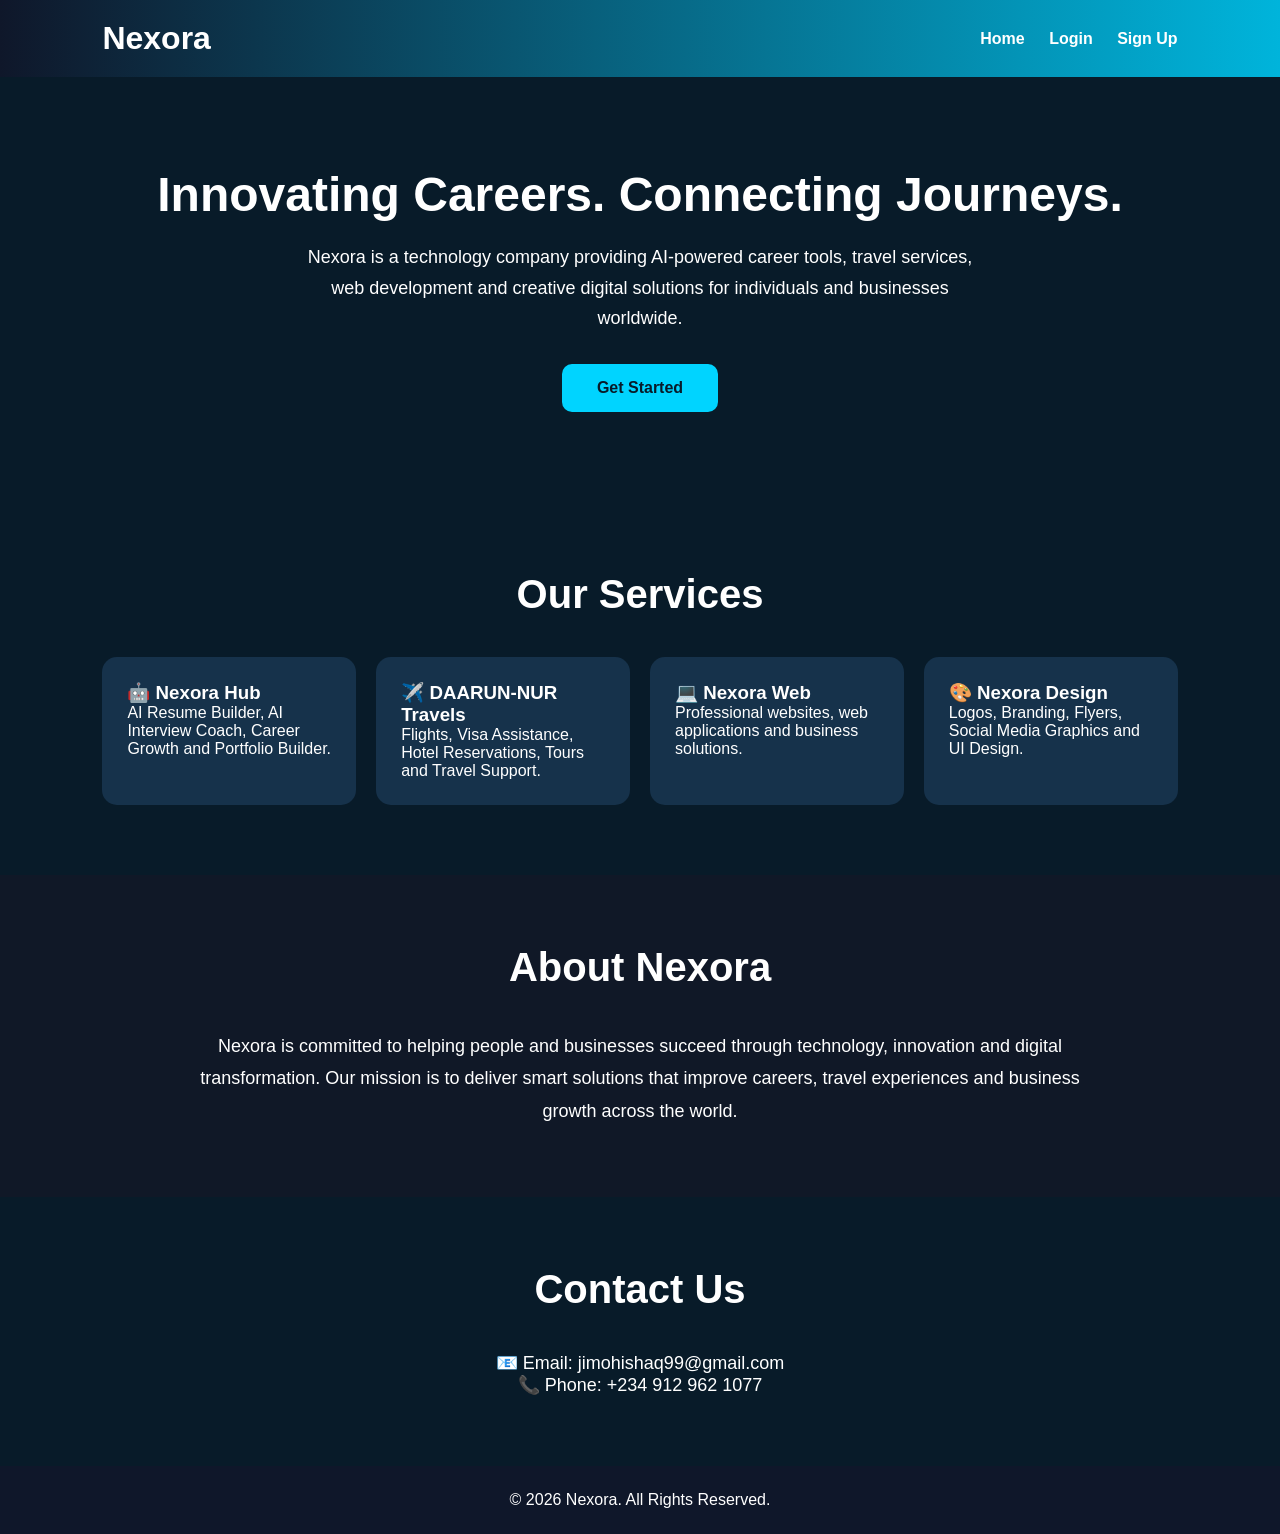
<file: index.html>
<!DOCTYPE html>
<html lang="en">
<head>

<meta charset="UTF-8">

<meta name="viewport" content="width=device-width, initial-scale=1.0">

<title>Nexora</title>

<style>

*{
margin:0;
padding:0;
box-sizing:border-box;
font-family:Arial,Helvetica,sans-serif;
}

body{
background:#081b29;
color:white;
}

header{
display:flex;
justify-content:space-between;
align-items:center;
padding:20px 8%;
background:linear-gradient(90deg,#0f172a,#00b4db);
}

header h1{
font-size:32px;
}

nav a{
color:white;
text-decoration:none;
margin-left:20px;
font-weight:bold;
}

.hero{
text-align:center;
padding:90px 20px;
}

.hero h2{
font-size:48px;
margin-bottom:20px;
}

.hero p{
max-width:700px;
margin:auto;
font-size:18px;
line-height:1.7;
}

.btn{
display:inline-block;
margin-top:30px;
padding:15px 35px;
background:#00d4ff;
color:#081b29;
font-weight:bold;
text-decoration:none;
border-radius:10px;
}

.section{
padding:70px 8%;
}

.section h2{
text-align:center;
margin-bottom:40px;
font-size:40px;
}

.grid{
display:grid;
grid-template-columns:repeat(auto-fit,minmax(250px,1fr));
gap:20px;
}

.card{
background:#16324b;
padding:25px;
border-radius:15px;
transition:.3s;
}

.card:hover{
transform:translateY(-8px);
}

footer{
background:#0f172a;
text-align:center;
padding:25px;
}

</style>

</head>

<body>

<header>

<h1>Nexora</h1>

<nav>

<a href="index.html">Home</a>

<a href="login.html">Login</a>

<a href="signup.html">Sign Up</a>

</nav>

</header>

<section class="hero">

<h2>Innovating Careers. Connecting Journeys.</h2>

<p>Nexora is a technology company providing AI-powered career tools, travel services, web development and creative digital solutions for individuals and businesses worldwide.</p>

<a href="login.html" class="btn">Get Started</a>

</section>

<section class="section">

<h2>Our Services</h2>

<div class="grid"><div class="card">

<h3>🤖 Nexora Hub</h3>

<p>AI Resume Builder, AI Interview Coach, Career Growth and Portfolio Builder.</p>

</div>

<div class="card">

<h3>✈️ DAARUN-NUR Travels</h3>

<p>Flights, Visa Assistance, Hotel Reservations, Tours and Travel Support.</p>

</div>

<div class="card">

<h3>💻 Nexora Web</h3>

<p>Professional websites, web applications and business solutions.</p>

</div>

<div class="card">

<h3>🎨 Nexora Design</h3>

<p>Logos, Branding, Flyers, Social Media Graphics and UI Design.</p>

</div>

</div>

</section>

<section class="section" style="background:#101827;">

<h2>About Nexora</h2>

<p style="text-align:center;max-width:900px;margin:auto;font-size:18px;line-height:1.8;">

Nexora is committed to helping people and businesses succeed through technology, innovation and digital transformation. Our mission is to deliver smart solutions that improve careers, travel experiences and business growth across the world.

</p>

</section>

<section class="section">

<h2>Contact Us</h2>

<p style="text-align:center;font-size:18px;">
📧 Email: jimohishaq99@gmail.com
</p>

<p style="text-align:center;font-size:18px;">
📞 Phone: +234 912 962 1077
</p>

</section>

<footer>

<p>&copy; 2026 Nexora. All Rights Reserved.</p>

</footer>

</body>

</html>
</file>
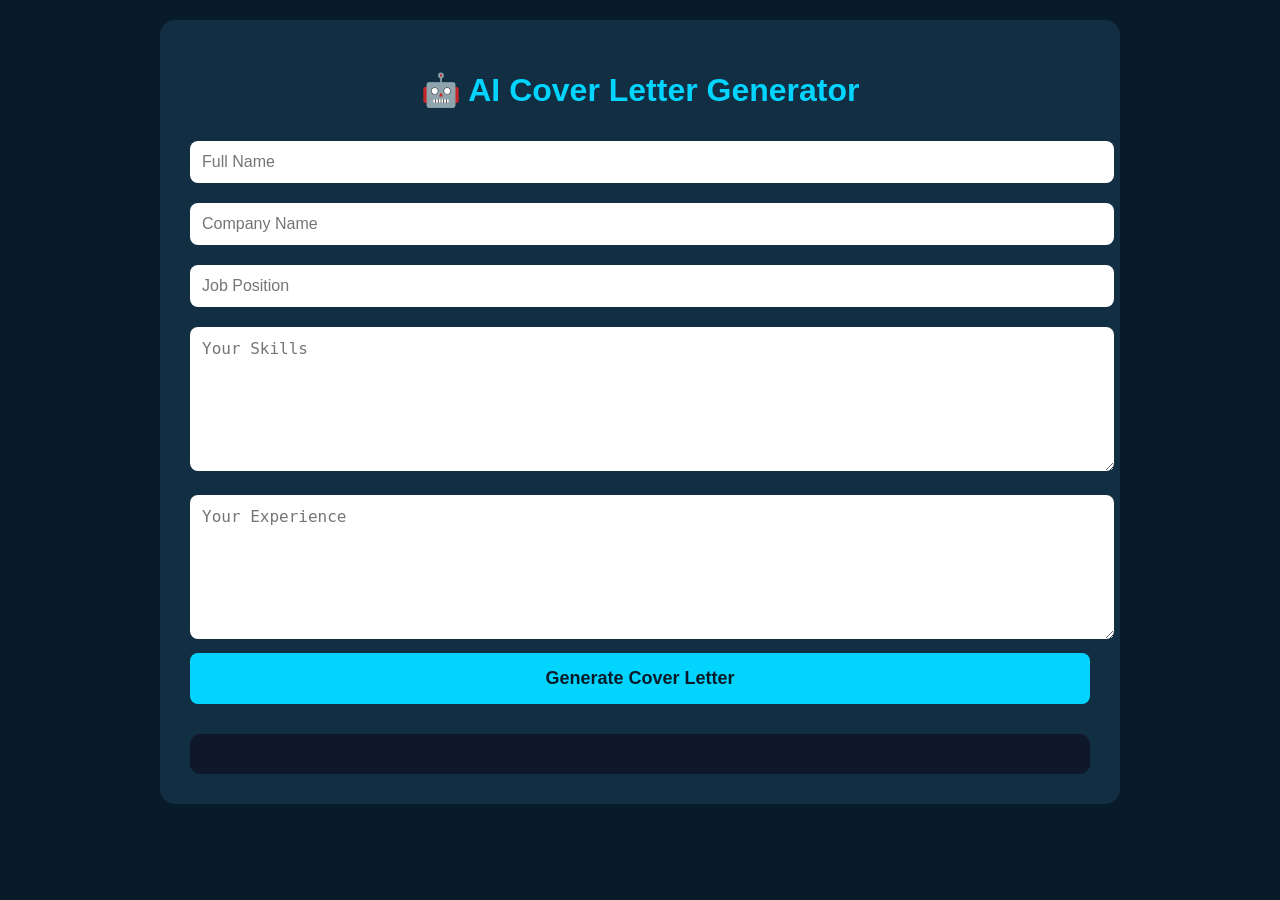
<file: coverletter.html>
<!DOCTYPE html>
<html lang="en">
<head>
<meta charset="UTF-8">
<meta name="viewport" content="width=device-width, initial-scale=1.0">
<title>AI Cover Letter Generator | Nexora</title>

<style>
body{
font-family:Arial,sans-serif;
background:#081b29;
color:white;
margin:0;
padding:20px;
}

.container{
max-width:900px;
margin:auto;
background:#112e42;
padding:30px;
border-radius:15px;
}

h1{
text-align:center;
color:#00d4ff;
}

input,textarea{
width:100%;
padding:12px;
margin:10px 0;
border:none;
border-radius:8px;
font-size:16px;
}

textarea{
height:120px;
}

button{
width:100%;
padding:15px;
background:#00d4ff;
color:#081b29;
border:none;
border-radius:8px;
font-size:18px;
font-weight:bold;
cursor:pointer;
}

#result{
margin-top:30px;
padding:20px;
background:#0f172a;
border-radius:10px;
white-space:pre-wrap;
}
</style>

</head>

<body>

<div class="container">

<h1>🤖 AI Cover Letter Generator</h1>

<input type="text" id="name" placeholder="Full Name">

<input type="text" id="company" placeholder="Company Name">

<input type="text" id="position" placeholder="Job Position">

<textarea id="skills" placeholder="Your Skills"></textarea>

<textarea id="experience" placeholder="Your Experience"></textarea>

<button onclick="generateLetter()">Generate Cover Letter</button>

<div id="result"></div>

</div>

<script>

function generateLetter(){

const name=document.getElementById("name").value;
const company=document.getElementById("company").value;
const position=document.getElementById("position").value;
const skills=document.getElementById("skills").value;
const experience=document.getElementById("experience").value;

document.getElementById("result").innerHTML=`

<h2>Cover Letter</h2>

<p>Dear Hiring Manager,</p>

<p>I am writing to express my interest in the <strong>${position}</strong> position at <strong>${company}</strong>. My background and skills make me a strong candidate for this opportunity.</p>

<p>I have experience in ${experience}. My key skills include ${skills}, and I am eager to contribute these abilities to your organization.</p>

<p>I am enthusiastic about the opportunity to join your team and would welcome the chance to discuss how I can contribute to your company's success.</p>

<p>Thank you for your time and consideration.</p>

<p>Sincerely,</p>

<p><strong>${name}</strong></p>

`;

}

</script>

</body>
</html>
</file>
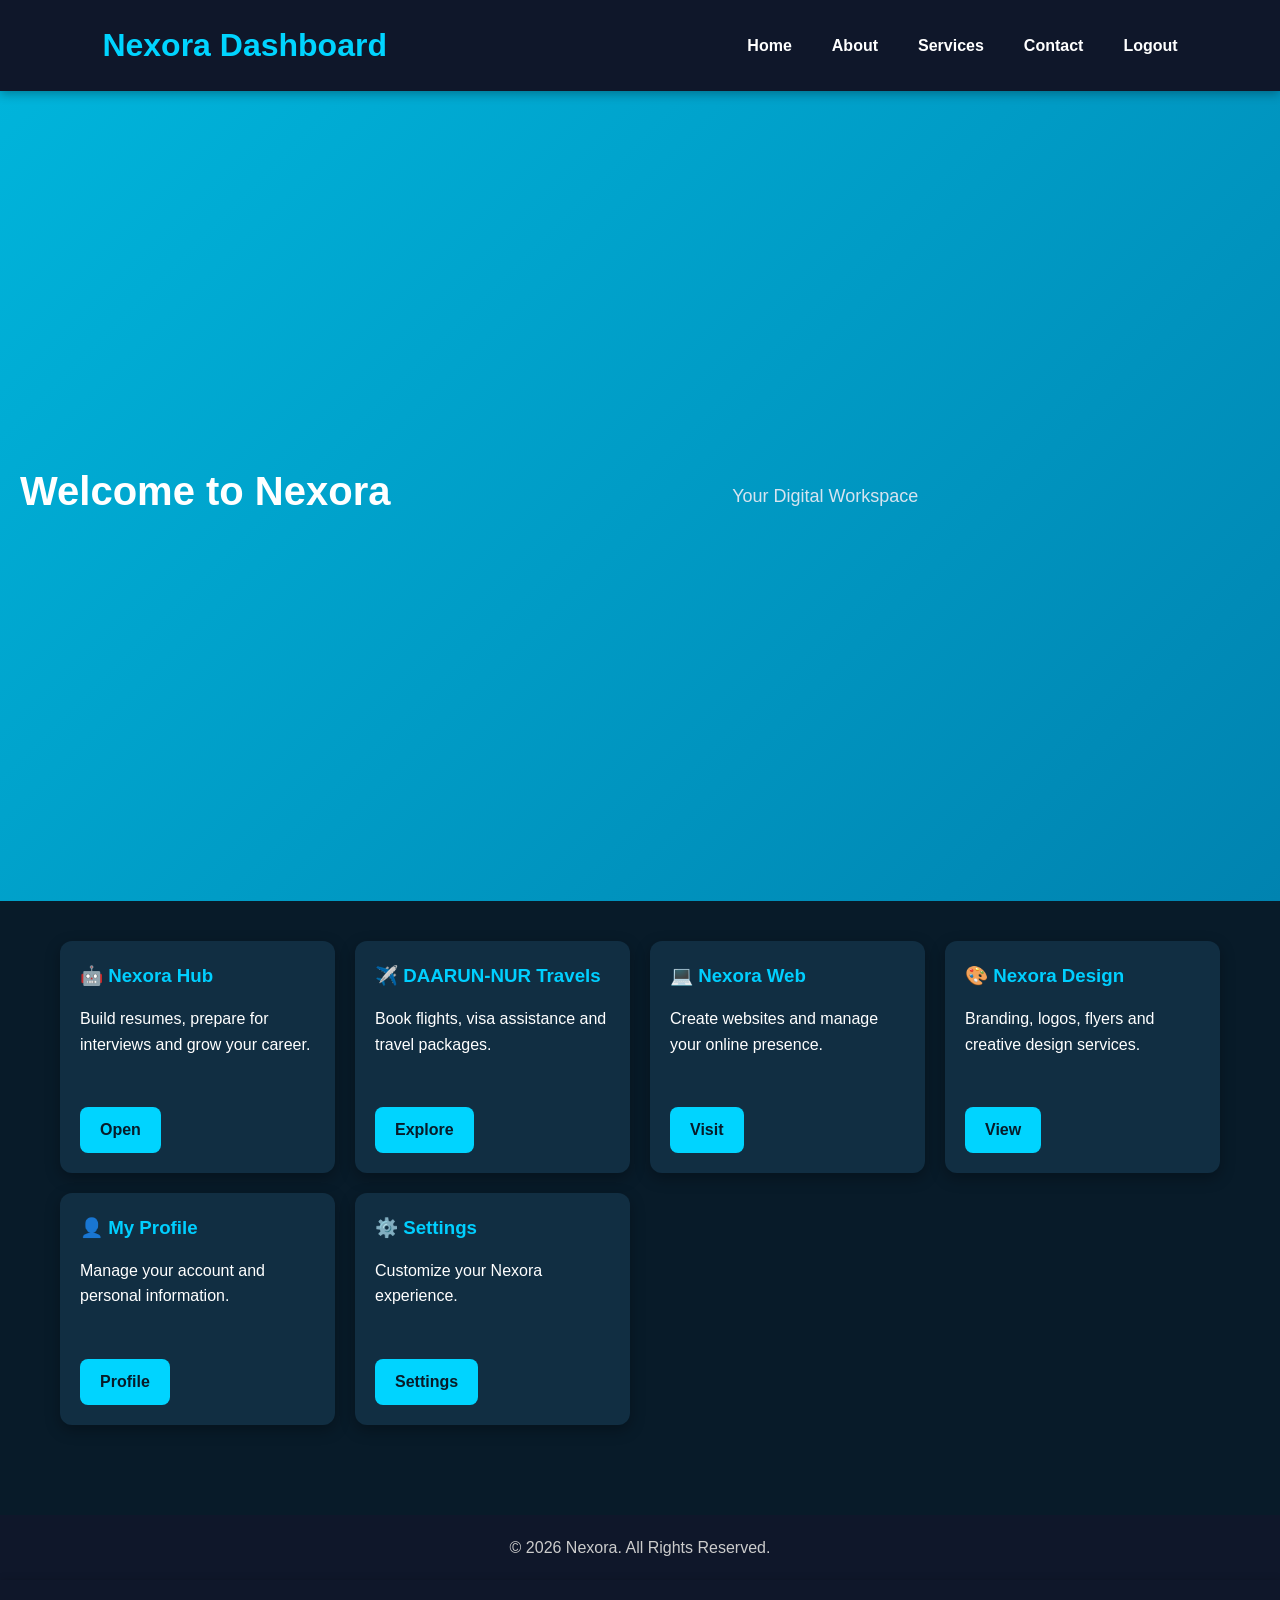
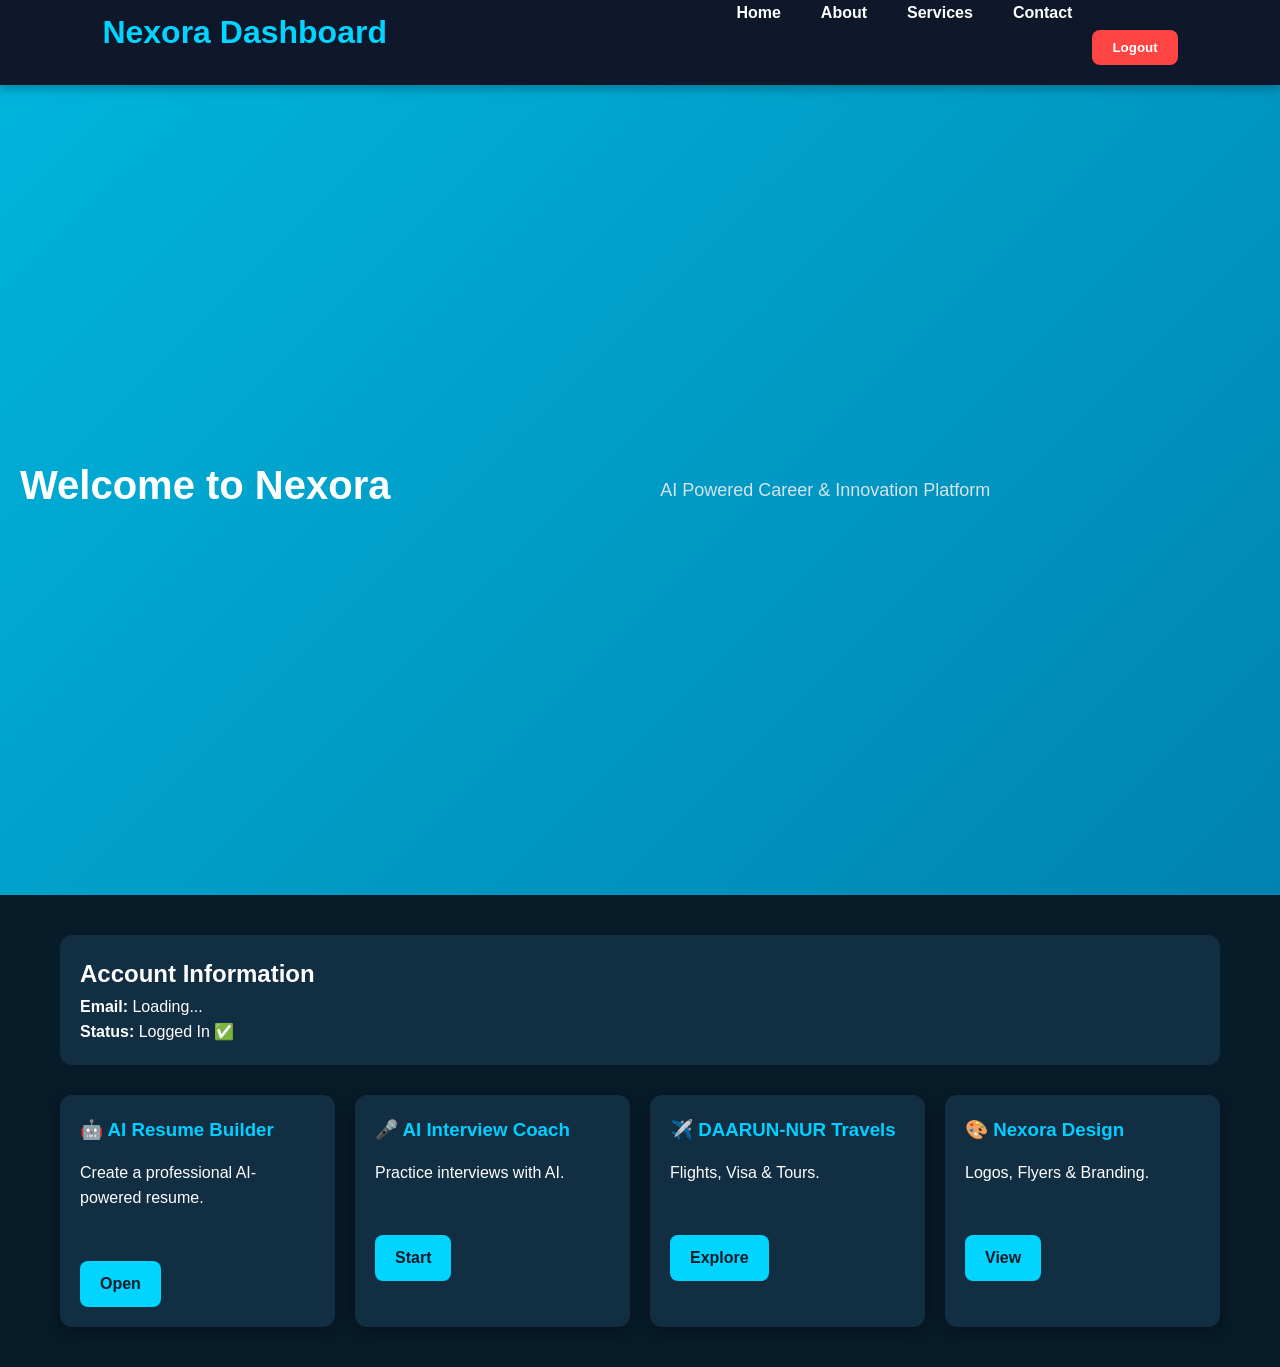
<file: dashboard.html>
<!DOCTYPE html>
<html lang="en">
<head>
<meta charset="UTF-8">
<meta name="viewport" content="width=device-width, initial-scale=1.0">
<title>Nexora Dashboard</title>

<style>
*{
margin:0;
padding:0;
box-sizing:border-box;
font-family:Arial,sans-serif;
}

body{
background:#081b29;
color:#fff;
}

header{
background:#0f172a;
padding:20px;
display:flex;
justify-content:space-between;
align-items:center;
}

header h1{
color:#00d4ff;
}

nav a{
color:white;
text-decoration:none;
margin-left:20px;
font-weight:bold;
}

.hero{
background:linear-gradient(135deg,#00b4db,#0083b0);
padding:40px;
text-align:center;
}

.hero h2{
font-size:36px;
margin-bottom:10px;
}

.hero p{
font-size:18px;
}

.container{
padding:40px 20px;
max-width:1200px;
margin:auto;
}

.grid{
display:grid;
grid-template-columns:repeat(auto-fit,minmax(250px,1fr));
gap:20px;
}

.card{
background:#112e42;
padding:25px;
border-radius:15px;
transition:0.3s;
}

.card:hover{
transform:translateY(-8px);
background:#00b4db;
}

.card h3{
margin-bottom:15px;
}

.card p{
margin-bottom:20px;
}

.btn{
display:inline-block;
padding:10px 20px;
background:white;
color:#0083b0;
text-decoration:none;
border-radius:8px;
font-weight:bold;
}

footer{
background:#0f172a;
text-align:center;
padding:20px;
margin-top:40px;
}
</style>

</head>

<body>

<header>

<h1>Nexora Dashboard</h1>

<nav>
<a href="index.html">Home</a>
<a href="about.html">About</a>
<a href="services.html">Services</a>
<a href="contact.html">Contact</a>
<a href="login.html">Logout</a>
</nav>

</header>

<section class="hero">

<h2>Welcome to Nexora</h2>

<p>Your Digital Workspace</p>

</section>

<div class="container">

<div class="grid">

<div class="card">
<h3>🤖 Nexora Hub</h3>
<p>Build resumes, prepare for interviews and grow your career.</p>
<a href="#" class="btn">Open</a>
</div>

<div class="card">
<h3>✈️ DAARUN-NUR Travels</h3>
<p>Book flights, visa assistance and travel packages.</p>
<a href="#" class="btn">Explore</a>
</div>

<div class="card">
<h3>💻 Nexora Web</h3>
<p>Create websites and manage your online presence.</p>
<a href="#" class="btn">Visit</a>
</div>

<div class="card">
<h3>🎨 Nexora Design</h3>
<p>Branding, logos, flyers and creative design services.</p>
<a href="#" class="btn">View</a>
</div>

<div class="card">
<h3>👤 My Profile</h3>
<p>Manage your account and personal information.</p>
<a href="#" class="btn">Profile</a>
</div>

<div class="card">
<h3>⚙️ Settings</h3>
<p>Customize your Nexora experience.</p>
<a href="#" class="btn">Settings</a>
</div>

</div>

</div>

<footer>

<p>© 2026 Nexora. All Rights Reserved.</p>

</footer>

</body>
</html>
<!DOCTYPE html>
<html lang="en">
<head>
<meta charset="UTF-8">
<meta name="viewport" content="width=device-width, initial-scale=1.0">
<title>Nexora Dashboard</title>

<link rel="stylesheet" href="style.css">

<style>

body{
background:#081b29;
color:white;
font-family:Arial,Helvetica,sans-serif;
margin:0;
}

header{
background:#0f172a;
display:flex;
justify-content:space-between;
align-items:center;
padding:20px 8%;
}

header h1{
color:#00d4ff;
margin:0;
}

nav a{
color:white;
text-decoration:none;
margin-left:20px;
font-weight:bold;
}

.hero{
text-align:center;
padding:60px 20px;
background:linear-gradient(135deg,#00b4db,#0083b0);
}

.hero h2{
font-size:40px;
margin-bottom:10px;
}

.hero p{
font-size:18px;
}

.container{
max-width:1200px;
margin:auto;
padding:40px 20px;
}

.user-box{
background:#112e42;
padding:20px;
border-radius:12px;
margin-bottom:30px;
}

.grid{
display:grid;
grid-template-columns:repeat(auto-fit,minmax(250px,1fr));
gap:20px;
}

.card{
background:#112e42;
padding:20px;
border-radius:12px;
transition:.3s;
}

.card:hover{
transform:translateY(-8px);
}

.btn{
display:inline-block;
padding:10px 20px;
background:#00d4ff;
color:#081b29;
text-decoration:none;
border-radius:8px;
font-weight:bold;
border:none;
cursor:pointer;
}

.logout{
background:#ff4444;
color:white;
}

footer{
background:#0f172a;
padding:20px;
text-align:center;
margin-top:50px;
}

</style>
</head>

<body>

<header>

<h1>Nexora Dashboard</h1>

<nav>
<a href="index.html">Home</a>
<a href="about.html">About</a>
<a href="services.html">Services</a>
<a href="contact.html">Contact</a>
<button class="btn logout" id="logoutBtn">Logout</button>
</nav>

</header>

<section class="hero">

<h2>Welcome to Nexora</h2>

<p>AI Powered Career & Innovation Platform</p>

</section>

<div class="container">

<div class="user-box">

<h2>Account Information</h2>

<p><strong>Email:</strong> <span id="userEmail">Loading...</span></p>

<p><strong>Status:</strong> Logged In ✅</p>

</div>

<div class="grid">

<div class="card">
<h3>🤖 AI Resume Builder</h3>
<p>Create a professional AI-powered resume.</p>
<a href="#" class="btn">Open</a>
</div>

<div class="card">
<h3>🎤 AI Interview Coach</h3>
<p>Practice interviews with AI.</p>
<a href="#" class="btn">Start</a>
</div>

<div class="card">
<h3>✈️ DAARUN-NUR Travels</h3>
<p>Flights, Visa & Tours.</p>
<a href="#" class="btn">Explore</a>
</div>

<div class="card">
<h3>🎨 Nexora Design</h3>
<p>Logos, Flyers & Branding.</p>
<a href="#" class="btn">View</a>
</div>
</file>
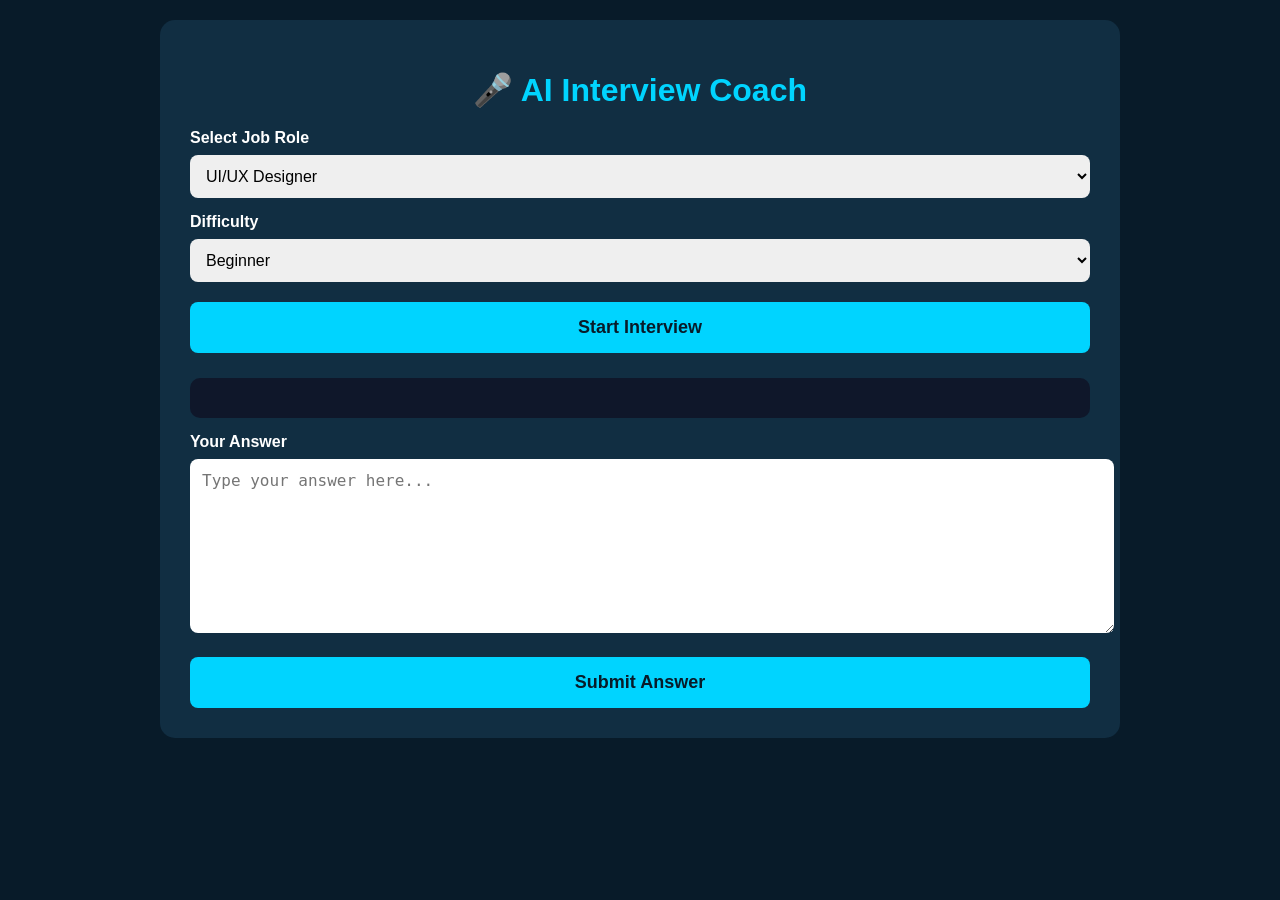
<file: interview.html>
<!DOCTYPE html>
<html lang="en">
<head>
<meta charset="UTF-8">
<meta name="viewport" content="width=device-width, initial-scale=1.0">
<title>AI Interview Coach | Nexora</title>

<style>
body{
font-family:Arial,sans-serif;
background:#081b29;
color:white;
margin:0;
padding:20px;
}

.container{
max-width:900px;
margin:auto;
background:#112e42;
padding:30px;
border-radius:15px;
}

h1{
text-align:center;
color:#00d4ff;
margin-bottom:20px;
}

label{
display:block;
margin-top:15px;
font-weight:bold;
}

select,textarea{
width:100%;
padding:12px;
margin-top:8px;
border:none;
border-radius:8px;
font-size:16px;
}

textarea{
height:150px;
resize:vertical;
}

button{
margin-top:20px;
width:100%;
padding:15px;
background:#00d4ff;
color:#081b29;
font-size:18px;
font-weight:bold;
border:none;
border-radius:8px;
cursor:pointer;
}

button:hover{
opacity:.9;
}

#question{
margin-top:25px;
padding:20px;
background:#0f172a;
border-radius:10px;
font-size:18px;
}
</style>
</head>

<body>

<div class="container">

<h1>🎤 AI Interview Coach</h1>

<label>Select Job Role</label>

<select id="role">
<option>UI/UX Designer</option>
<option>Frontend Developer</option>
<option>Backend Developer</option>
<option>Graphic Designer</option>
<option>Data Analyst</option>
<option>Software Engineer</option>
</select>

<label>Difficulty</label>

<select id="level">
<option>Beginner</option>
<option>Intermediate</option>
<option>Advanced</option>
</select>

<button onclick="startInterview()">Start Interview</button>

<div id="question"></div>

<label>Your Answer</label>

<textarea placeholder="Type your answer here..."></textarea>

<button>Submit Answer</button>

</div>

<script>

function startInterview(){

const role=document.getElementById("role").value;

const questions={

"UI/UX Designer":"How would you improve the user experience of an online shopping app?",

"Frontend Developer":"Explain the difference between HTML, CSS and JavaScript.",

"Backend
</file>
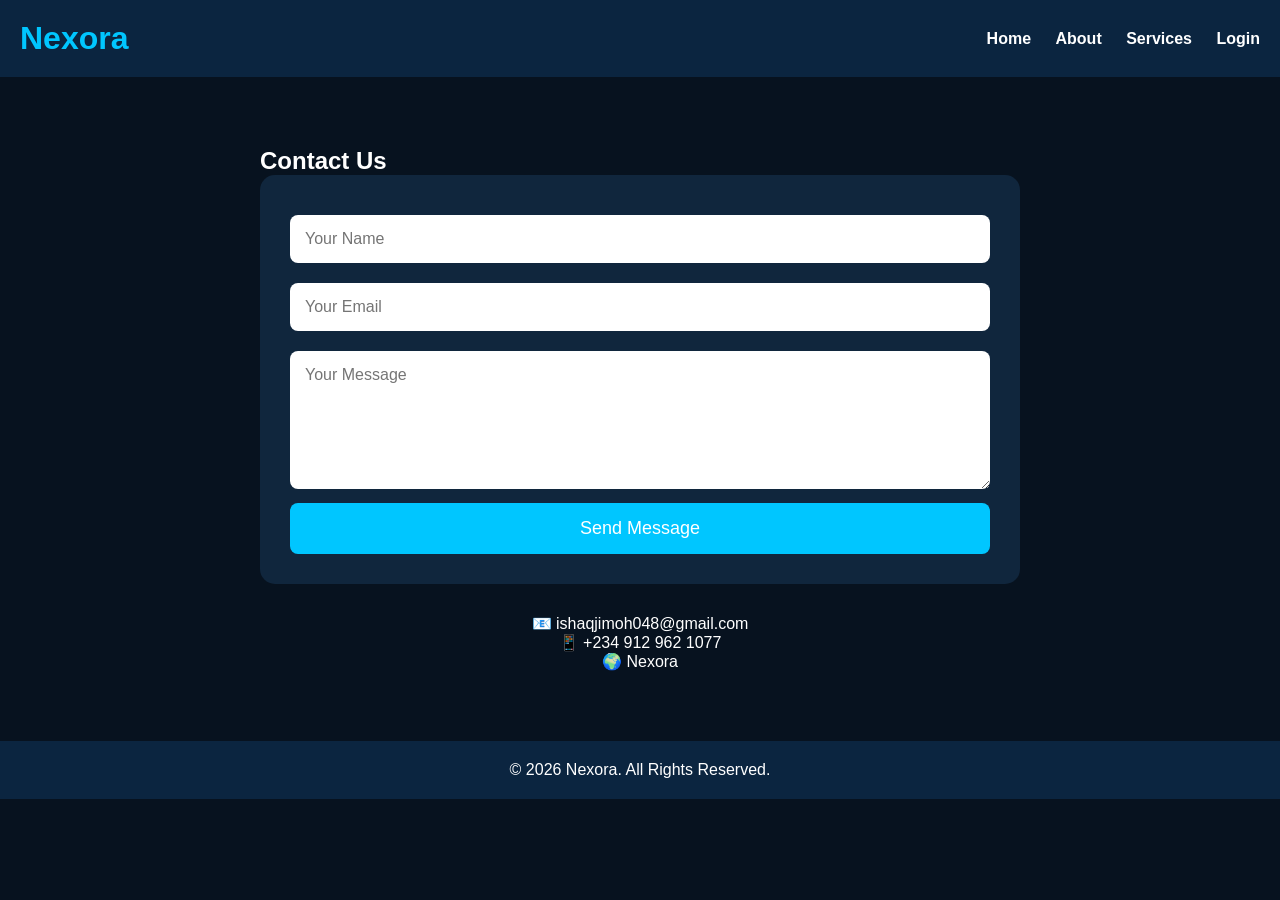
<file: services.html>
<!DOCTYPE html>
<html lang="en">
<head>
<meta charset="UTF-8">
<meta name="viewport" content="width=device-width, initial-scale=1.0">
<title>Contact - Nexora</title>

<style>
*{
margin:0;
padding:0;
box-sizing:border-box;
font-family:Arial,sans-serif;
}

body{
background:#07121f;
color:white;
}

header{
background:#0b2540;
padding:20px;
display:flex;
justify-content:space-between;
align-items:center;
}

header h1{
color:#00c6ff;
}

nav a{
color:white;
text-decoration:none;
margin-left:20px;
font-weight:bold;
}

.container{
max-width:800px;
margin:50px auto;
padding:20px;
}

form{
background:#10263d;
padding:30px;
border-radius:15px;
}

input, textarea{
width:100%;
padding:15px;
margin:10px 0;
border:none;
border-radius:8px;
font-size:16px;
}

button{
width:100%;
padding:15px;
background:#00c6ff;
color:white;
border:none;
border-radius:8px;
font-size:18px;
cursor:pointer;
}

button:hover{
background:#0099cc;
}

.info{
margin-top:30px;
text-align:center;
}

footer{
margin-top:50px;
background:#0b2540;
padding:20px;
text-align:center;
}
</style>

</head>

<body>

<header>

<h1>Nexora</h1>

<nav>
<a href="index.html">Home</a>
<a href="about.html">About</a>
<a href="services.html">Services</a>
<a href="login.html">Login</a>
</nav>

</header>

<div class="container">

<h2>Contact Us</h2>

<form>

<input type="text" placeholder="Your Name">

<input type="email" placeholder="Your Email">

<textarea rows="6" placeholder="Your Message"></textarea>

<button type="submit">Send Message</button>

</form>

<div class="info">

<p>📧 ishaqjimoh048@gmail.com</p>

<p>📱 +234 912 962 1077</p>

<p>🌍 Nexora</p>

</div>

</div>

<footer>

<p>© 2026 Nexora. All Rights Reserved.</p>

</footer>

</body>
</html>
</file>
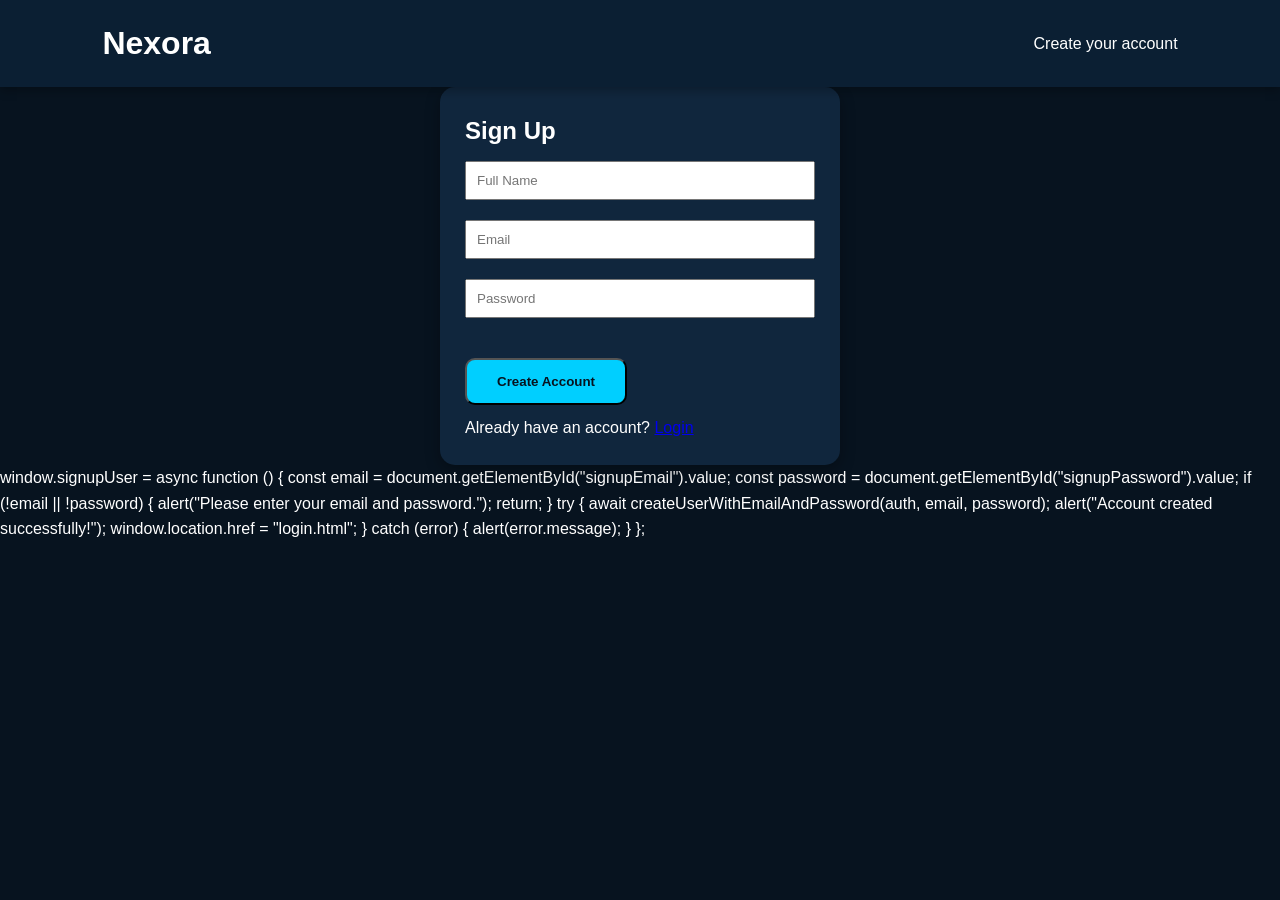
<file: signup.html>
<!DOCTYPE html>
<html lang="en">
<head>
  <meta charset="UTF-8">
  <meta name="viewport" content="width=device-width, initial-scale=1.0">
  <title>Sign Up | Nexora</title>
  <link rel="stylesheet" href="style.css">
</head>

<body>

<header>
  <h1>Nexora</h1>
  <p>Create your account</p>
</header>

<section>
  <div class="card" style="max-width:400px; margin:auto;">
    
    <h2>Sign Up</h2>

    <input type="text" id="signupName" placeholder="Full Name" style="width:100%;padding:10px;margin:10px 0;">

    <input type="email" id="signupEmail" placeholder="Email" style="width:100%;padding:10px;margin:10px 0;">

    <input type="password" id="signupPassword" placeholder="Password" style="width:100%;padding:10px;margin:10px 0;">

    <button class="btn" onclick="signupUser()">Create Account</button>

    <p style="margin-top:10px;">
      Already have an account? <a href="login.html">Login</a>
    </p>

  </div>
</section>

<script src="script.js"></script>
  window.signupUser = async function () {

    const email = document.getElementById("signupEmail").value;
    const password = document.getElementById("signupPassword").value;

    if (!email || !password) {
        alert("Please enter your email and password.");
        return;
    }

    try {

        await createUserWithEmailAndPassword(auth, email, password);

        alert("Account created successfully!");

        window.location.href = "login.html";

    } catch (error) {

        alert(error.message);

    }

};
</body>
</html>
</file>
<file: style.css>
/* ==========================
   NEXORA STYLE.CSS
========================== */

*{
    margin:0;
    padding:0;
    box-sizing:border-box;
    font-family:Arial, Helvetica, sans-serif;
}

html{
    scroll-behavior:smooth;
}

body{
    background:#07131f;
    color:#ffffff;
    line-height:1.6;
}

/* ==========================
   NAVIGATION
========================== */

header{
    position:sticky;
    top:0;
    width:100%;
    background:#0b1f33;
    display:flex;
    justify-content:space-between;
    align-items:center;
    padding:18px 8%;
    box-shadow:0 3px 10px rgba(0,0,0,.3);
    z-index:1000;
}

.logo h2{
    color:#00cfff;
    font-size:30px;
    font-weight:bold;
}

nav{
    display:flex;
    gap:20px;
}

nav a{
    color:#ffffff;
    text-decoration:none;
    font-weight:600;
    transition:.3s;
}

nav a:hover{
    color:#00cfff;
}

/* ==========================
   HERO
========================== */

.hero{
    min-height:90vh;
    display:flex;
    justify-content:center;
    align-items:center;
    text-align:center;
    padding:40px;
    background:linear-gradient(135deg,#07131f,#0d3b66);
}

.hero h1{
    font-size:55px;
    margin-bottom:20px;
}

.hero p{
    max-width:700px;
    margin:auto;
    font-size:20px;
    color:#d6e4f0;
}

/* ==========================
   BUTTONS
========================== */

.btn{
    display:inline-block;
    margin-top:30px;
    padding:14px 30px;
    background:#00cfff;
    color:#07131f;
    text-decoration:none;
    border-radius:10px;
    font-weight:bold;
    transition:.3s;
}

.btn:hover{
    transform:translateY(-3px);
    background:#00a8d6;
}

.btn-secondary{
    background:transparent;
    color:#ffffff;
    border:2px solid #00cfff;
    margin-left:10px;
}

.btn-secondary:hover{
    background:#00cfff;
    color:#07131f;
}

/* ==========================
   SERVICES
========================== */

.services{
    padding:80px 8%;
}

.services h2{
    text-align:center;
    font-size:40px;
    margin-bottom:40px;
}

.service-grid{
    display:grid;
    grid-template-columns:repeat(auto-fit,minmax(250px,1fr));
    gap:25px;
}

.card{
    background:#10263d;
    padding:25px;
    border-radius:15px;
    transition:.3s;
    box-shadow:0 5px 15px rgba(0,0,0,.3);
}

.card:hover{
    transform:translateY(-10px);
    background:#144870;
}

.card h3{
    color:#00cfff;
    margin-bottom:15px;
}

/* ==========================
   ABOUT
========================== */

.about{
    padding:80px 8%;
    text-align:center;
}

.about h2{
    font-size:40px;
    margin-bottom:20px;
}

.about p{
    max-width:800px;
    margin:auto;
    color:#d6e4f0;
}

/* ==========================
   CTA
========================== */

.cta{
    text-align:center;
    padding:80px 8%;
    background:#0b1f33;
}

.cta h2{
    font-size:40px;
    margin-bottom:20px;
}

/* ==========================
   FOOTER
========================== */

footer{
    text-align:center;
    padding:25px;
    background:#06111c;
    color:#cccccc;
}

/* ==========================
   MOBILE
========================== */

@media(max-width:768px){

header{
    flex-direction:column;
}

nav{
    flex-wrap:wrap;
    justify-content:center;
    margin-top:15px;
}

.hero h1{
    font-size:36px;
}

.hero p{
    font-size:17px;
}

.services h2,
.about h2,
.cta h2{
    font-size:30px;
}

}
</file>
